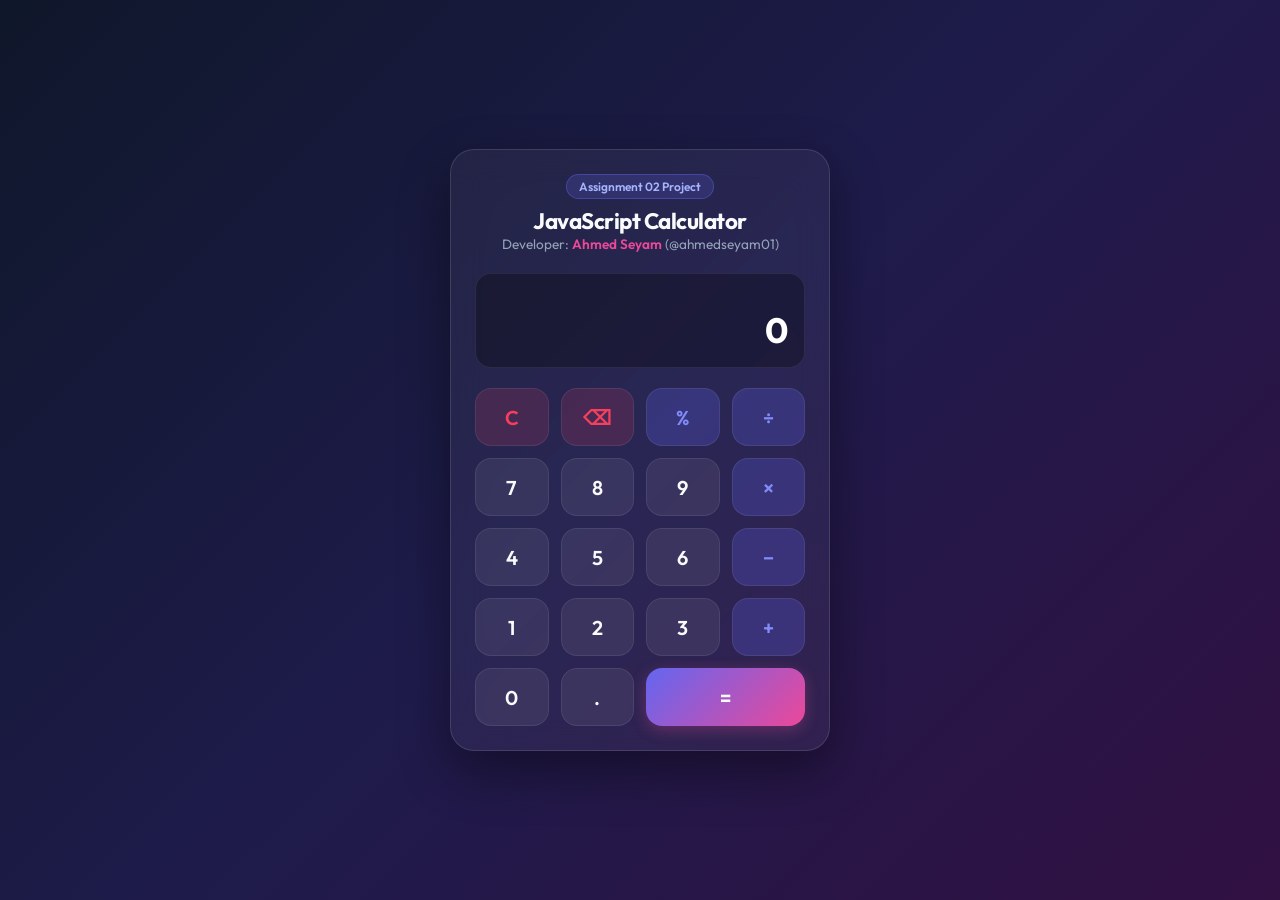
<file: calculator/index.html>
<!DOCTYPE html>
<html lang="en">
<head>
  <meta charset="UTF-8" />
  <meta name="viewport" content="width=device-width, initial-scale=1.0" />
  <title>JavaScript Calculator - Ahmed Seyam</title>
  <link rel="stylesheet" href="style.css" />
  <link rel="preconnect" href="https://fonts.googleapis.com">
  <link rel="preconnect" href="https://fonts.gstatic.com" crossorigin>
  <link href="https://fonts.googleapis.com/css2?family=Outfit:wght@300;400;500;600;700&display=swap" rel="stylesheet">
</head>
<body>
  <div class="calculator-card">
    <header class="header">
      <div class="badge">Assignment 02 Project</div>
      <h1>JavaScript Calculator</h1>
      <p>Developer: <span>Ahmed Seyam</span> (@ahmedseyam01)</p>
    </header>

    <div class="display-container">
      <div class="history" id="history"></div>
      <div class="screen" id="screen">0</div>
    </div>

    <div class="keypad">
      <button class="btn action" id="clear">C</button>
      <button class="btn action" id="backspace">⌫</button>
      <button class="btn operator" data-op="%">%</button>
      <button class="btn operator" data-op="/">÷</button>

      <button class="btn number">7</button>
      <button class="btn number">8</button>
      <button class="btn number">9</button>
      <button class="btn operator" data-op="*">×</button>

      <button class="btn number">4</button>
      <button class="btn number">5</button>
      <button class="btn number">6</button>
      <button class="btn operator" data-op="-">−</button>

      <button class="btn number">1</button>
      <button class="btn number">2</button>
      <button class="btn number">3</button>
      <button class="btn operator" data-op="+">+</button>

      <button class="btn number zero">0</button>
      <button class="btn number">.</button>
      <button class="btn equals" id="equals">=</button>
    </div>
  </div>

  <script src="script.js"></script>
</body>
</html>
</file>
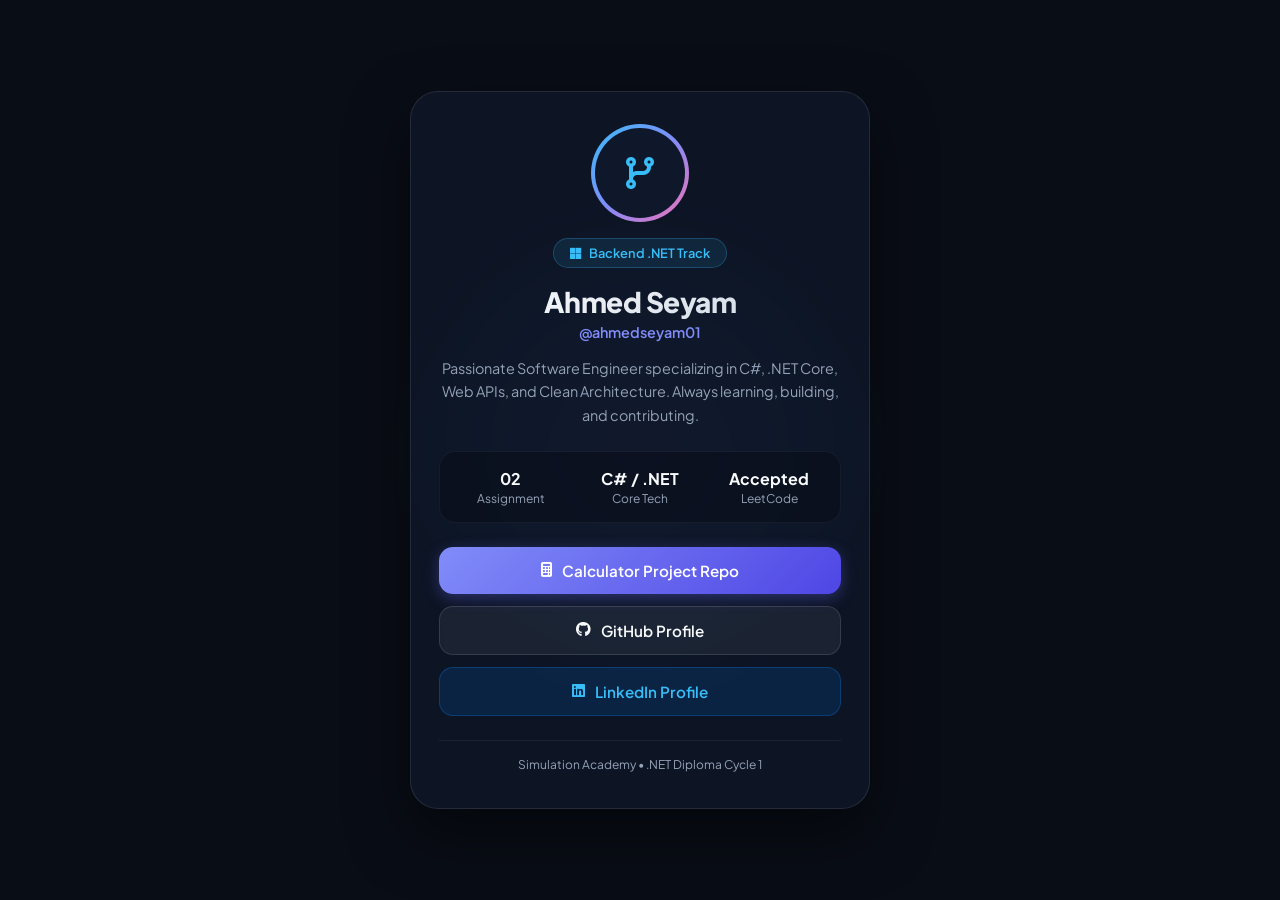
<file: students/ahmedseyam01/index.html>
<!DOCTYPE html>
<html lang="en">
<head>
  <meta charset="UTF-8" />
  <meta name="viewport" content="width=device-width, initial-scale=1.0" />
  <title>Ahmed Seyam - Contributor Profile</title>
  <link rel="stylesheet" href="style.css" />
  <link rel="preconnect" href="https://fonts.googleapis.com">
  <link rel="preconnect" href="https://fonts.gstatic.com" crossorigin>
  <link href="https://fonts.googleapis.com/css2?family=Plus+Jakarta+Sans:wght@300;400;500;600;700;800&display=swap" rel="stylesheet">
  <link rel="stylesheet" href="https://cdnjs.cloudflare.com/ajax/libs/font-awesome/6.4.0/css/all.min.css">
</head>
<body>
  <div class="background-glow"></div>
  
  <main class="container">
    <div class="card">
      <div class="avatar-wrapper">
        <div class="avatar-ring"></div>
        <div class="avatar">
          <i class="fa-solid fa-code-branch"></i>
        </div>
      </div>

      <div class="track-badge">
        <i class="fa-brands fa-microsoft"></i> Backend .NET Track
      </div>

      <h1 class="name">Ahmed Seyam</h1>
      <p class="handle">@ahmedseyam01</p>
      
      <p class="bio">
        Passionate Software Engineer specializing in C#, .NET Core, Web APIs, and Clean Architecture. Always learning, building, and contributing.
      </p>

      <div class="stats-grid">
        <div class="stat-item">
          <span class="stat-value">02</span>
          <span class="stat-label">Assignment</span>
        </div>
        <div class="stat-item">
          <span class="stat-value">C# / .NET</span>
          <span class="stat-label">Core Tech</span>
        </div>
        <div class="stat-item">
          <span class="stat-value">Accepted</span>
          <span class="stat-label">LeetCode</span>
        </div>
      </div>

      <div class="links-section">
        <a href="https://github.com/ahmedseyam01/calculator" target="_blank" rel="noopener noreferrer" class="btn btn-primary">
          <i class="fa-solid fa-calculator"></i>
          <span>Calculator Project Repo</span>
        </a>

        <a href="https://github.com/ahmedseyam01" target="_blank" rel="noopener noreferrer" class="btn btn-secondary">
          <i class="fa-brands fa-github"></i>
          <span>GitHub Profile</span>
        </a>

        <a href="https://www.linkedin.com/in/ahmed-seyam/" target="_blank" rel="noopener noreferrer" class="btn btn-linkedin">
          <i class="fa-brands fa-linkedin"></i>
          <span>LinkedIn Profile</span>
        </a>
      </div>

      <footer class="card-footer">
        <p>Simulation Academy • .NET Diploma Cycle 1</p>
      </footer>
    </div>
  </main>

  <script src="script.js"></script>
</body>
</html>
</file>
<file: calculator/style.css>
:root {
  --bg-gradient: linear-gradient(135deg, #0f172a 0%, #1e1b4b 50%, #311042 100%);
  --card-bg: rgba(255, 255, 255, 0.05);
  --card-border: rgba(255, 255, 255, 0.12);
  --primary-accent: #6366f1;
  --secondary-accent: #ec4899;
  --text-main: #f8fafc;
  --text-muted: #94a3b8;
  --btn-num-bg: rgba(255, 255, 255, 0.07);
  --btn-num-hover: rgba(255, 255, 255, 0.15);
  --btn-op-bg: rgba(99, 102, 241, 0.25);
  --btn-op-hover: rgba(99, 102, 241, 0.45);
  --btn-equals-bg: linear-gradient(135deg, #6366f1, #ec4899);
}

* {
  box-sizing: border-box;
  margin: 0;
  padding: 0;
  font-family: 'Outfit', -apple-system, sans-serif;
}

body {
  min-height: 100vh;
  background: var(--bg-gradient);
  display: flex;
  justify-content: center;
  align-items: center;
  padding: 20px;
  color: var(--text-main);
}

.calculator-card {
  width: 100%;
  max-width: 380px;
  background: var(--card-bg);
  backdrop-filter: blur(16px);
  -webkit-backdrop-filter: blur(16px);
  border: 1px solid var(--card-border);
  border-radius: 24px;
  padding: 24px;
  box-shadow: 0 20px 50px rgba(0, 0, 0, 0.4);
}

.header {
  text-align: center;
  margin-bottom: 20px;
}

.badge {
  display: inline-block;
  padding: 4px 12px;
  font-size: 0.75rem;
  font-weight: 600;
  color: #a5b4fc;
  background: rgba(99, 102, 241, 0.2);
  border: 1px solid rgba(99, 102, 241, 0.4);
  border-radius: 20px;
  margin-bottom: 8px;
}

.header h1 {
  font-size: 1.4rem;
  font-weight: 700;
  letter-spacing: -0.5px;
}

.header p {
  font-size: 0.85rem;
  color: var(--text-muted);
}

.header p span {
  color: var(--secondary-accent);
  font-weight: 600;
}

.display-container {
  background: rgba(0, 0, 0, 0.3);
  border: 1px solid rgba(255, 255, 255, 0.08);
  border-radius: 16px;
  padding: 16px;
  margin-bottom: 20px;
  text-align: right;
  min-height: 80px;
  display: flex;
  flex-direction: column;
  justify-content: flex-end;
  word-break: break-all;
}

.history {
  font-size: 0.85rem;
  color: var(--text-muted);
  min-height: 1.2rem;
}

.screen {
  font-size: 2.2rem;
  font-weight: 700;
  color: #ffffff;
  line-height: 1.2;
}

.keypad {
  display: grid;
  grid-template-columns: repeat(4, 1fr);
  gap: 12px;
}

.btn {
  height: 58px;
  border-radius: 16px;
  border: 1px solid rgba(255, 255, 255, 0.08);
  background: var(--btn-num-bg);
  color: var(--text-main);
  font-size: 1.25rem;
  font-weight: 600;
  cursor: pointer;
  transition: all 0.2s ease;
  display: flex;
  align-items: center;
  justify-content: center;
}

.btn:hover {
  background: var(--btn-num-hover);
  transform: translateY(-2px);
}

.btn:active {
  transform: translateY(0);
}

.btn.action {
  color: #f43f5e;
  background: rgba(244, 63, 94, 0.15);
}

.btn.action:hover {
  background: rgba(244, 63, 94, 0.3);
}

.btn.operator {
  color: #818cf8;
  background: var(--btn-op-bg);
}

.btn.operator:hover {
  background: var(--btn-op-hover);
}

.btn.equals {
  grid-column: span 2;
  background: var(--btn-equals-bg);
  border: none;
  font-weight: 700;
  box-shadow: 0 4px 15px rgba(236, 72, 153, 0.3);
}

.btn.equals:hover {
  box-shadow: 0 6px 20px rgba(236, 72, 153, 0.5);
}
</file>
<file: students/ahmedseyam01/style.css>
:root {
  --bg-dark: #090d16;
  --card-bg: rgba(15, 23, 42, 0.75);
  --border-color: rgba(255, 255, 255, 0.1);
  --accent-cyan: #38bdf8;
  --accent-purple: #818cf8;
  --accent-pink: #f472b6;
  --text-primary: #f8fafc;
  --text-secondary: #94a3b8;
}

* {
  box-sizing: border-box;
  margin: 0;
  padding: 0;
  font-family: 'Plus Jakarta Sans', sans-serif;
}

body {
  min-height: 100vh;
  background-color: var(--bg-dark);
  color: var(--text-primary);
  display: flex;
  justify-content: center;
  align-items: center;
  position: relative;
  overflow-x: hidden;
  padding: 24px;
}

.background-glow {
  position: absolute;
  width: 500px;
  height: 500px;
  background: radial-gradient(circle, rgba(129, 140, 248, 0.15) 0%, rgba(56, 189, 248, 0.08) 50%, transparent 70%);
  top: 50%;
  left: 50%;
  transform: translate(-50%, -50%);
  z-index: 0;
  pointer-events: none;
}

.container {
  position: relative;
  z-index: 1;
  width: 100%;
  max-width: 460px;
}

.card {
  background: var(--card-bg);
  backdrop-filter: blur(20px);
  -webkit-backdrop-filter: blur(20px);
  border: 1px solid var(--border-color);
  border-radius: 28px;
  padding: 36px 28px;
  text-align: center;
  box-shadow: 0 25px 60px rgba(0, 0, 0, 0.5);
  transition: transform 0.3s ease, box-shadow 0.3s ease;
}

.card:hover {
  transform: translateY(-4px);
  box-shadow: 0 30px 70px rgba(129, 140, 248, 0.2);
}

.avatar-wrapper {
  position: relative;
  width: 90px;
  height: 90px;
  margin: 0 auto 20px;
}

.avatar-ring {
  position: absolute;
  inset: -4px;
  border-radius: 50%;
  background: linear-gradient(135deg, var(--accent-cyan), var(--accent-purple), var(--accent-pink));
  animation: spin 8s linear infinite;
}

@keyframes spin {
  from { transform: rotate(0deg); }
  to { transform: rotate(360deg); }
}

.avatar {
  position: relative;
  width: 100%;
  height: 100%;
  background: #0f172a;
  border-radius: 50%;
  display: flex;
  align-items: center;
  justify-content: center;
  font-size: 2rem;
  color: var(--accent-cyan);
}

.track-badge {
  display: inline-flex;
  align-items: center;
  gap: 8px;
  padding: 6px 16px;
  font-size: 0.8rem;
  font-weight: 600;
  color: var(--accent-cyan);
  background: rgba(56, 189, 248, 0.1);
  border: 1px solid rgba(56, 189, 248, 0.25);
  border-radius: 20px;
  margin-bottom: 16px;
}

.name {
  font-size: 1.75rem;
  font-weight: 800;
  letter-spacing: -0.5px;
  margin-bottom: 4px;
  background: linear-gradient(135deg, #ffffff 0%, #cbd5e1 100%);
  -webkit-background-clip: text;
  -webkit-text-fill-color: transparent;
}

.handle {
  font-size: 0.9rem;
  color: var(--accent-purple);
  font-weight: 600;
  margin-bottom: 16px;
}

.bio {
  font-size: 0.9rem;
  color: var(--text-secondary);
  line-height: 1.6;
  margin-bottom: 24px;
}

.stats-grid {
  display: grid;
  grid-template-columns: repeat(3, 1fr);
  gap: 12px;
  background: rgba(0, 0, 0, 0.25);
  border: 1px solid rgba(255, 255, 255, 0.05);
  border-radius: 16px;
  padding: 16px 12px;
  margin-bottom: 24px;
}

.stat-item {
  display: flex;
  flex-direction: column;
  align-items: center;
}

.stat-value {
  font-size: 1rem;
  font-weight: 700;
  color: var(--text-primary);
}

.stat-label {
  font-size: 0.75rem;
  color: var(--text-secondary);
  margin-top: 2px;
}

.links-section {
  display: flex;
  flex-direction: column;
  gap: 12px;
  margin-bottom: 24px;
}

.btn {
  display: flex;
  align-items: center;
  justify-content: center;
  gap: 10px;
  padding: 14px 20px;
  border-radius: 14px;
  text-decoration: none;
  font-weight: 600;
  font-size: 0.95rem;
  transition: all 0.25s ease;
}

.btn-primary {
  background: linear-gradient(135deg, var(--accent-purple), #4f46e5);
  color: #ffffff;
  box-shadow: 0 4px 15px rgba(99, 102, 241, 0.35);
}

.btn-primary:hover {
  transform: translateY(-2px);
  box-shadow: 0 6px 20px rgba(99, 102, 241, 0.5);
}

.btn-secondary {
  background: rgba(255, 255, 255, 0.06);
  border: 1px solid rgba(255, 255, 255, 0.12);
  color: var(--text-primary);
}

.btn-secondary:hover {
  background: rgba(255, 255, 255, 0.12);
  transform: translateY(-2px);
}

.btn-linkedin {
  background: rgba(10, 102, 194, 0.2);
  border: 1px solid rgba(10, 102, 194, 0.4);
  color: #38bdf8;
}

.btn-linkedin:hover {
  background: rgba(10, 102, 194, 0.35);
  transform: translateY(-2px);
}

.card-footer {
  font-size: 0.75rem;
  color: var(--text-secondary);
  border-top: 1px solid rgba(255, 255, 255, 0.06);
  padding-top: 16px;
}
</file>
